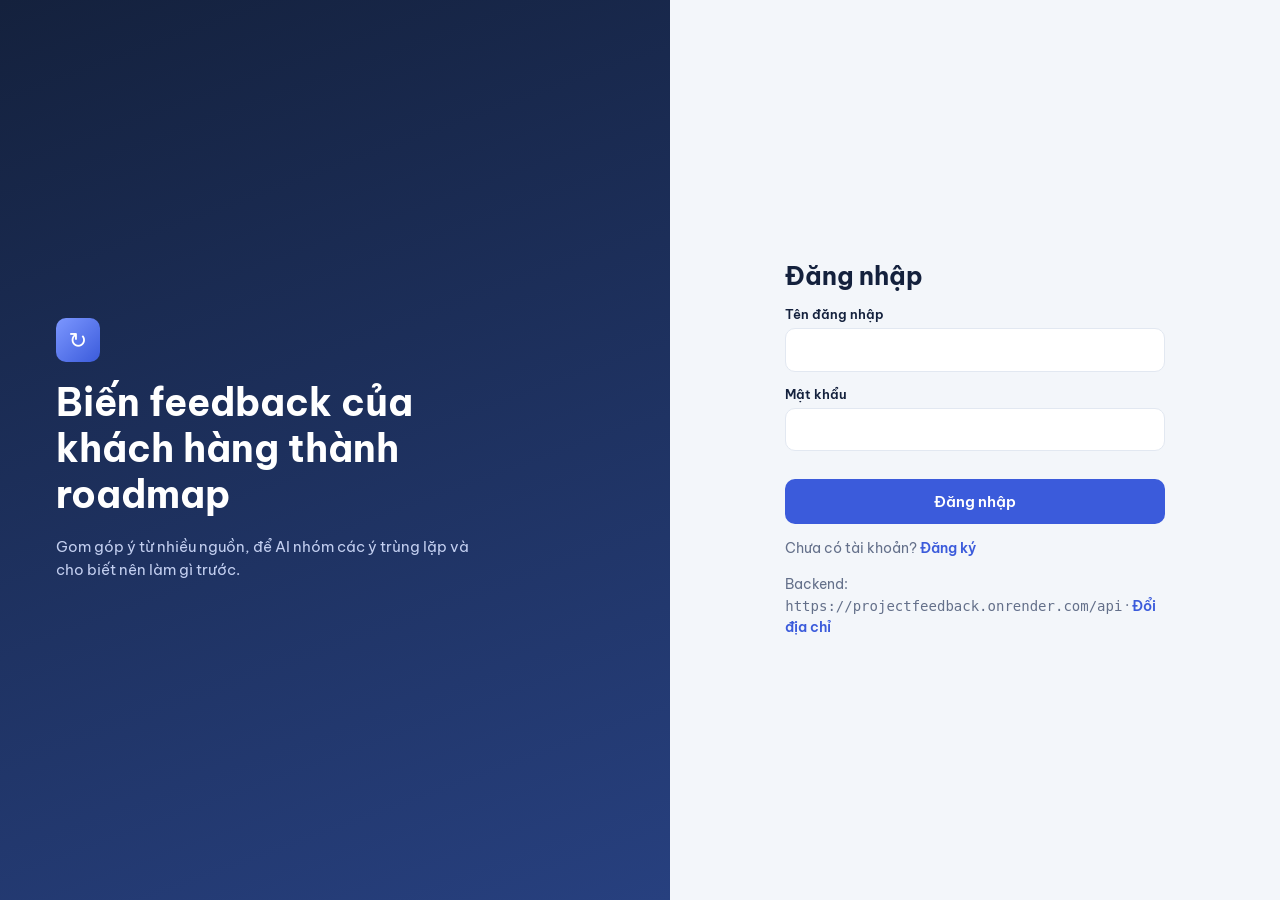
<file: Frontend/index.html>
<!doctype html>
<html lang="vi">
<head>
<meta charset="utf-8">
<meta name="viewport" content="width=device-width,initial-scale=1">
<title>FeedLoop – Quản lý feedback sản phẩm</title>
<link href="https://fonts.googleapis.com/css2?family=Be+Vietnam+Pro:wght@400;500;600;700&display=swap" rel="stylesheet">
    <link rel="stylesheet" href="css/style.css">

</head>

<body>

<div id="auth" class="auth" hidden></div>

<div id="app" class="app" hidden>
    <aside class="side">
        <div class="brand"><span class="logo">↻</span>FeedLoop</div>
        <nav id="nav"></nav>

        <a href="products.html" target="_blank" class="customer-link">
    ↗ Xem trang khách hàng
</a>

        <div class="me">
            <b id="meName"></b>
            <span id="meRole"></span><br>
            <button onclick="logout()">Đăng xuất</button>
        </div>
    </aside>
    <main class="main" id="main"></main>
</div>

<div id="modal" class="modal" hidden></div>

<script src="js/core.js"></script>
<script src="js/feedback.js"></script>
<script src="js/chat.js"></script>
<script src="js/roadmap.js"></script>
<script src="js/ai.js"></script>
<script src="js/app.js"></script>

</body>
</html>
</file>
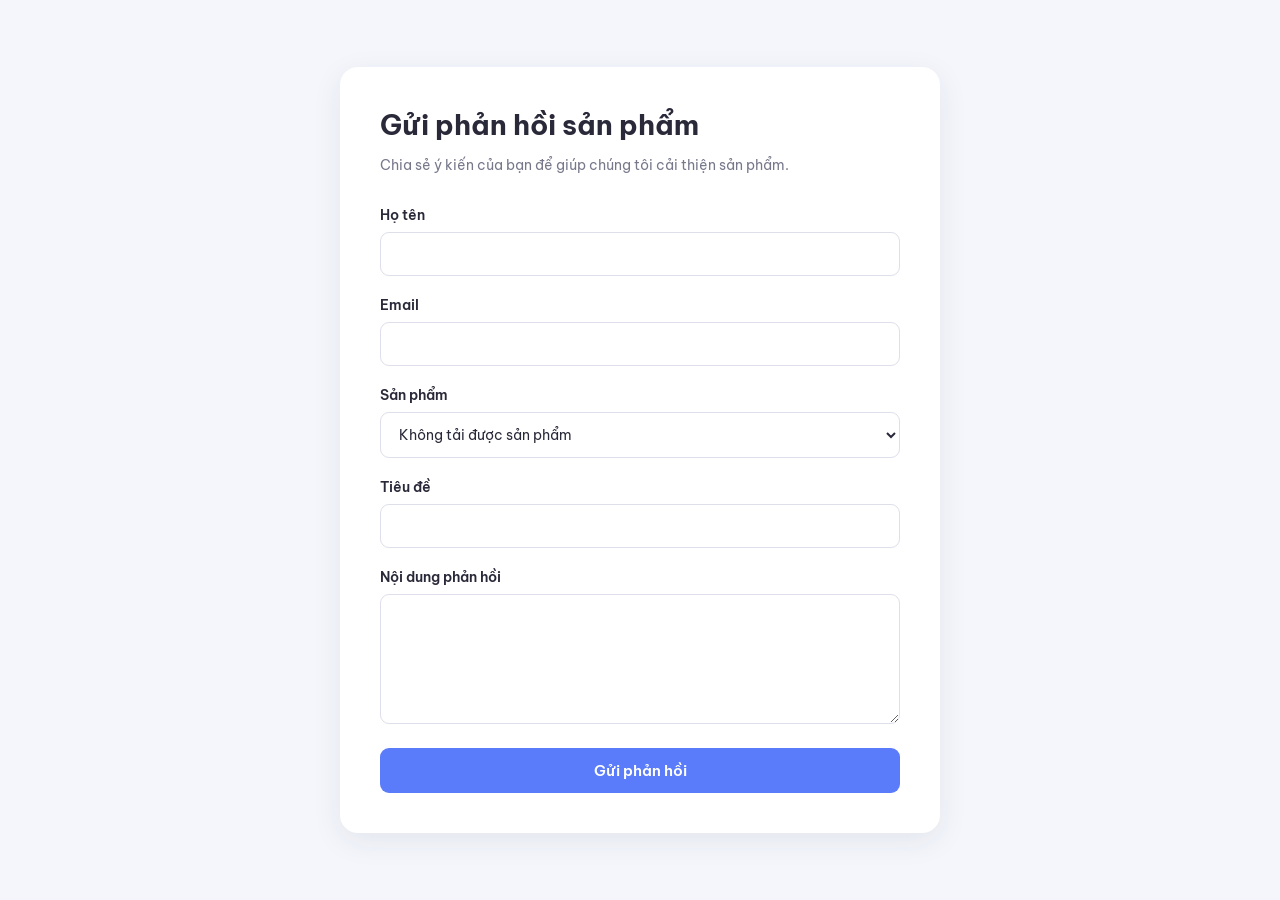
<file: Frontend/form.html>
<!DOCTYPE html>
<html lang="vi">
<head>
    <meta charset="UTF-8">
    <meta name="viewport" content="width=device-width, initial-scale=1.0">
    <link rel="stylesheet" href="css/form.css">
    <link href="https://fonts.googleapis.com/css2?family=Be+Vietnam+Pro:wght@400;500;600;700&display=swap" rel="stylesheet">
    <title>Gửi phản hồi - FeedLoop</title>
</head>
<body>

    <div class="container">
        <h1>Gửi phản hồi sản phẩm</h1>

        <p class="description">
            Chia sẻ ý kiến của bạn để giúp chúng tôi cải thiện sản phẩm.
        </p>

        <form id="feedbackForm">

            <div class="form-group">
                <label>Họ tên</label>
                <input type="text" name="ten_nguoi_gui" required>
            </div>

            <div class="form-group">
                <label>Email</label>
                <input type="email" name="email_nguoi_gui" required>
            </div>

            <div class="form-group">
                <label>Sản phẩm</label>
                <select name="ma_san_pham" id="productSelect" required>
                    <option value="">Đang tải sản phẩm...</option>
                </select>
            </div>

            <div class="form-group">
                <label>Tiêu đề</label>
                <input type="text" name="tieu_de" required>
            </div>

            <div class="form-group">
                <label>Nội dung phản hồi</label>
                <textarea name="noi_dung" required></textarea>
            </div>

            <button type="submit">Gửi phản hồi</button>

        </form>
    </div>

    <script src="js/form.js"></script>
</body>
</html>
</file>
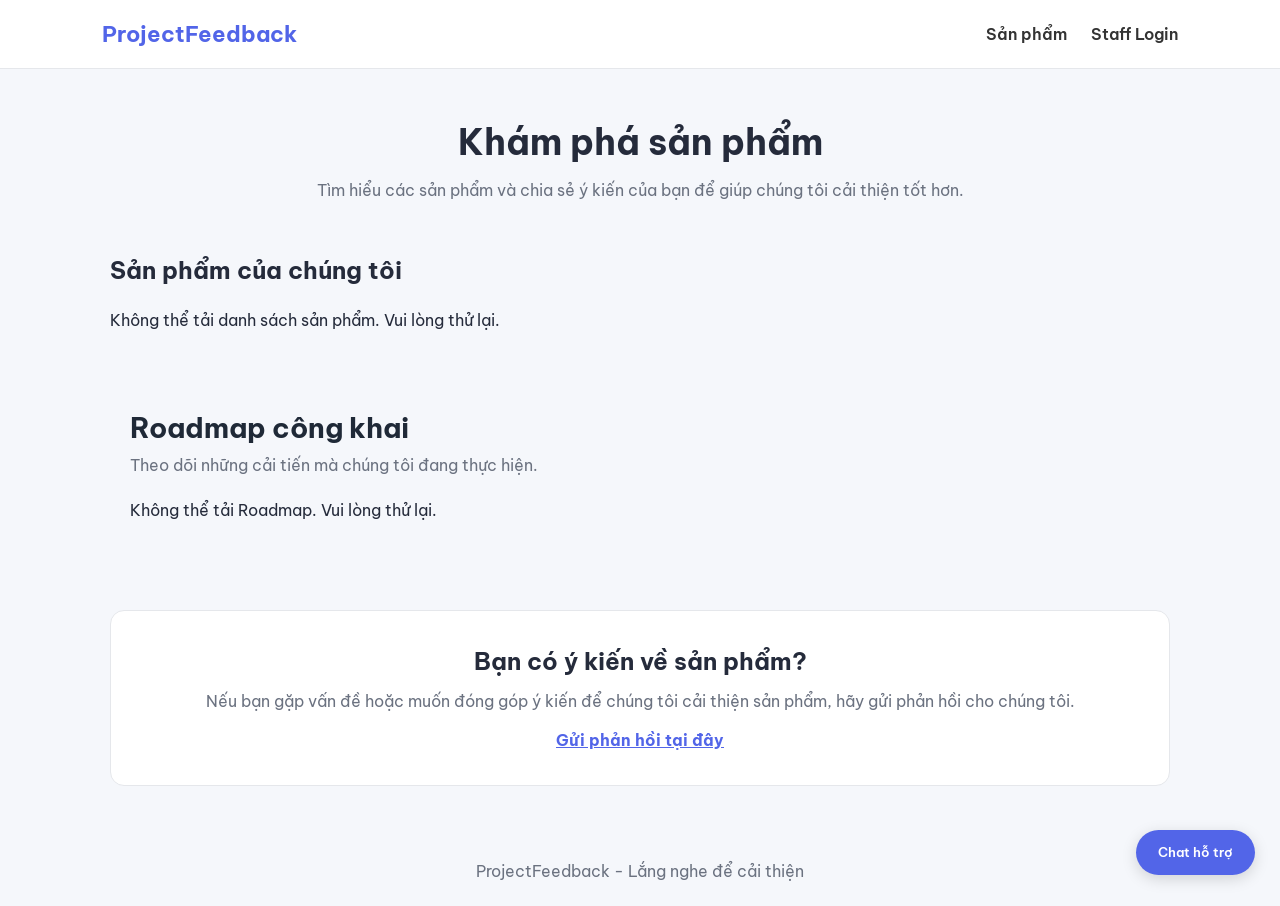
<file: Frontend/products.html>
<!DOCTYPE html>
<html lang="vi">
<head>
    <meta charset="UTF-8">
    <meta name="viewport" content="width=device-width, initial-scale=1.0">

    <title>Sản phẩm - ProjectFeedback</title>

    <link rel="stylesheet" href="css/products.css">

    <link href="https://fonts.googleapis.com/css2?family=Be+Vietnam+Pro:wght@400;500;600;700&display=swap" rel="stylesheet">
</head>
<body>

    <header class="header">
        <div class="logo">ProjectFeedback</div>

        <nav>
            <a href="products.html">Sản phẩm</a>
            <a href="index.html">Staff Login</a>
        </nav>
    </header>

    <main class="container">

        <section class="hero">
            <h1>Khám phá sản phẩm</h1>

            <p>
                Tìm hiểu các sản phẩm và chia sẻ ý kiến
                của bạn để giúp chúng tôi cải thiện tốt hơn.
            </p>
        </section>

        <section class="products-section">
    <h2>Sản phẩm của chúng tôi</h2>

    <div id="productList" class="product-list">
        <p>Đang tải sản phẩm...</p>
    </div>
</section>

<section class="roadmap-section">
    <h2>Roadmap công khai</h2>
    <p>Theo dõi những cải tiến mà chúng tôi đang thực hiện.</p>

    <div id="publicRoadmap" class="public-roadmap">
        <p>Đang tải Roadmap...</p>
    </div>
</section>


<section class="feedback-cta">
    <h2>Bạn có ý kiến về sản phẩm?</h2>

    <p>
        Nếu bạn gặp vấn đề hoặc muốn đóng góp ý kiến
        để chúng tôi cải thiện sản phẩm, hãy gửi phản hồi
        cho chúng tôi.
    </p>

    <a href="form.html">Gửi phản hồi tại đây</a>
</section>

    </main>

    <!-- CHAT WIDGET -->
<div id="chatWidget">

    <button id="chatToggle" type="button">
        Chat hỗ trợ
    </button>

    <div id="chatBox" class="chat-box hidden">

        <div class="chat-header">
            <div>
                <h3>Hỗ trợ khách hàng</h3>
                <span>ProjectFeedback</span>
            </div>

            <button id="chatClose" type="button">×</button>
        </div>

        <!-- FORM BẮT ĐẦU CHAT -->
        <div id="chatStart">

            <p class="chat-welcome">
                Xin chào! Hãy để lại thông tin để chúng tôi hỗ trợ bạn.
            </p>

            <form id="chatStartForm">

                <label for="chatProduct">Sản phẩm</label>
                <select id="chatProduct" required>
                    <option value="">Đang tải sản phẩm...</option>
                </select>

                <label for="chatName">Họ tên</label>
                <input
                    type="text"
                    id="chatName"
                    maxlength="100"
                    required
                    placeholder="Nhập họ tên"
                >

                <label for="chatEmail">Email</label>
                <input
                    type="email"
                    id="chatEmail"
                    required
                    placeholder="Nhập email"
                >

                <label for="chatFirstMessage">Tin nhắn</label>
                <textarea
                    id="chatFirstMessage"
                    required
                    placeholder="Bạn cần hỗ trợ vấn đề gì?"
                ></textarea>

                <button type="submit" id="chatStartButton">
                    Bắt đầu trò chuyện
                </button>

                <p id="chatStartError" class="chat-error"></p>

            </form>
        </div>

        <!-- KHUNG NHẮN TIN -->
        <div id="chatConversation" class="hidden">

            <div id="chatMessages" class="chat-messages"></div>

            <form id="chatMessageForm" class="chat-message-form">

                <input
                    type="text"
                    id="chatMessageInput"
                    placeholder="Nhập tin nhắn..."
                    required
                >

                <button type="submit">Gửi</button>

            </form>

            <p id="chatMessageError" class="chat-error"></p>

        </div>

    </div>

</div>

    <footer>
        ProjectFeedback - Lắng nghe để cải thiện
    </footer>

    <script src="js/products.js"></script>

</body>
</html>
</file>
<file: Frontend/css/style.css>
:root{--bg:#f3f6fa;--ink:#14213d;--mut:#64708a;--line:#e2e8f1;--pri:#3b5bdb;--pri2:#e7ecff;--bad:#d6455d;--r:14px}
*{box-sizing:border-box;margin:0}
[hidden]{display:none!important}
body{font:15px/1.55 'Be Vietnam Pro',system-ui,sans-serif;background:var(--bg);color:var(--ink)}
button,input,select,textarea{font:inherit;color:inherit}
a{color:inherit;text-decoration:none}
:focus-visible{outline:2px solid var(--pri);outline-offset:2px}
h1{font-size:25px;line-height:1.25}
h3{font-size:16px;margin-bottom:12px}
.sub{color:var(--mut);margin:2px 0 20px}
.app{display:grid;grid-template-columns:240px 1fr;min-height:100vh}
.side{background:var(--ink);color:#cdd6ec;padding:22px 14px;display:flex;flex-direction:column;gap:4px;position:sticky;top:0;height:100vh}
.brand{font-weight:700;font-size:20px;color:#fff;padding:0 10px 18px;display:flex;gap:10px;align-items:center}
.logo{width:32px;height:32px;border-radius:10px;background:linear-gradient(135deg,#7c97ff,#3b5bdb);display:grid;place-items:center;font-size:16px}
.side nav a{display:block;padding:10px 12px;border-radius:10px;font-weight:500}
.side nav a:hover{background:#ffffff14}.side nav a.on{background:var(--pri);color:#fff}
.me{margin-top:auto;padding:12px;border-radius:12px;background:#ffffff12;font-size:13px}
.me b{display:block;color:#fff}.me button{margin-top:8px;background:none;border:1px solid #ffffff40;color:#fff;border-radius:8px;padding:4px 10px;cursor:pointer}
.main{padding:30px 36px;max-width:1180px;width:100%}
.top{display:flex;justify-content:space-between;gap:12px;align-items:flex-start;flex-wrap:wrap}
.card{background:#fff;border:1px solid var(--line);border-radius:var(--r);padding:18px}
.grid{display:grid;gap:14px}.g4{grid-template-columns:repeat(auto-fit,minmax(160px,1fr))}.g2{grid-template-columns:repeat(auto-fit,minmax(320px,1fr))}
.stat b{display:block;font-size:30px;line-height:1.1}.stat span{color:var(--mut);font-size:13px}
.btn{border:0;background:var(--pri);color:#fff;padding:9px 16px;border-radius:10px;font-weight:600;cursor:pointer}
.btn:hover{filter:brightness(1.1)}.btn:disabled{opacity:.6;cursor:wait}
.btn.ghost{background:var(--pri2);color:var(--pri)}.btn.bad{background:#fdebee;color:var(--bad)}
input,select,textarea{border:1px solid var(--line);background:#fff;border-radius:10px;padding:9px 12px;width:100%}
label{display:block;font-weight:600;font-size:13px;margin:12px 0 4px}
.bar{display:flex;gap:10px;flex-wrap:wrap;margin-bottom:16px}.bar>*{width:auto;flex:1;min-width:150px}.bar input{flex:2}
.row{display:flex;gap:14px;align-items:center;padding:14px 16px;border-bottom:1px solid var(--line);cursor:pointer}
.row:last-child{border:0}.row:hover{background:#f7f9ff}.row .t{flex:1;min-width:0}.row .t b{display:block}
.row .t span{color:var(--mut);font-size:13px}
.vote{border:1px solid var(--line);background:#fff;border-radius:10px;min-width:56px;padding:6px 8px;text-align:center;cursor:pointer;font-weight:700;line-height:1.25}
.vote small{display:block;font-weight:400;color:var(--mut);font-size:11px}.vote:hover{border-color:var(--pri);color:var(--pri)}
.chip{display:inline-block;padding:2px 10px;border-radius:99px;font-size:12px;font-weight:600;white-space:nowrap}
.tag{display:inline-block;background:#eef1f6;color:var(--mut);padding:2px 9px;border-radius:7px;font-size:12px;margin:0 4px 4px 0}
.tag u{cursor:pointer;margin-left:5px;text-decoration:none}
.hb{display:grid;grid-template-columns:120px 1fr 28px;gap:10px;align-items:center;margin:9px 0;font-size:13px}
.hb i{display:block;height:10px;border-radius:6px;min-width:3px}.hb em{font-style:normal;text-align:right;font-weight:600}
.mini{display:flex;gap:10px;padding:8px 0;border-bottom:1px solid var(--line)}.mini:last-child{border:0}.mini b{color:var(--pri);min-width:26px}
.split{display:grid;grid-template-columns:minmax(0,1fr) 290px;gap:14px;margin-top:12px}
.body{white-space:pre-wrap;margin:14px 0}
.back{color:var(--pri);font-weight:600}
.kan{display:grid;grid-template-columns:repeat(auto-fit,minmax(240px,1fr));gap:14px;align-items:start}
.col{background:#e8edf6;border-radius:var(--r);padding:12px}.col h3{margin:0 0 4px;display:flex;justify-content:space-between}
.kc{background:#fff;border:1px solid var(--line);border-radius:10px;padding:12px;margin-top:10px;display:block}
.kc small{color:var(--mut)}
.seg{display:inline-flex;background:#e8edf6;border-radius:10px;padding:3px;margin-bottom:16px}
.seg button{border:0;background:none;padding:7px 16px;border-radius:8px;cursor:pointer;font-weight:600;color:var(--mut)}
.seg button.on{background:#fff;color:var(--ink);box-shadow:0 1px 3px #0001}
table{width:100%;border-collapse:collapse}td,th{padding:10px 12px;border-bottom:1px solid var(--line);text-align:left;font-size:14px}
th{color:var(--mut);font-weight:600;font-size:13px}td select{width:auto}
.empty{color:var(--mut);padding:24px;text-align:center}
.auth{display:grid;grid-template-columns:1.1fr 1fr;min-height:100vh}
.hero{background:linear-gradient(160deg,#14213d,#27407f);color:#fff;padding:56px;display:flex;flex-direction:column;justify-content:center;gap:18px}
.hero h2{font-size:38px;line-height:1.2;max-width:460px}.hero p{color:#c3cff0;max-width:420px}
.form{display:grid;place-items:center;padding:30px}.form form{width:min(380px,100%)}
.form .btn{width:100%;margin-top:18px;padding:11px}.form p{margin-top:14px;color:var(--mut);font-size:14px}.form a{color:var(--pri);font-weight:600;cursor:pointer}
.err{color:var(--bad);font-size:14px;margin-top:10px}
.modal{position:fixed;inset:0;background:#14213d99;display:grid;place-items:center;padding:16px;z-index:9}
.modal .card{width:min(540px,100%);max-height:92vh;overflow:auto}
.toast{position:fixed;bottom:22px;left:50%;transform:translateX(-50%);background:var(--ink);color:#fff;padding:11px 20px;border-radius:12px;z-index:20}
.toast.bad{background:var(--bad)}
@media(max-width:820px){
.app{grid-template-columns:1fr}.side{position:static;height:auto;flex-direction:row;flex-wrap:wrap;align-items:center;padding:12px}
.brand{padding:0 8px 0 0}.side nav{display:flex;gap:2px;overflow:auto;flex:1}.side nav a{white-space:nowrap;padding:8px 10px}.me{display:none}
.main{padding:20px 16px}.split{grid-template-columns:1fr}.auth{grid-template-columns:1fr}.hero{padding:30px}.hero h2{font-size:28px}
}
@media(prefers-reduced-motion:reduce){*{transition:none!important}}

.customer-link {
    display: block;
    margin-top: 16px;
    padding: 11px 14px;
    border: 1px solid rgba(255,255,255,.2);
    border-radius: 10px;
    color: #fff;
    text-decoration: none;
    font-weight: 600;
    text-align: center;
}

.customer-link:hover {
    background: rgba(255,255,255,.1);
}

/* Thu gọn khung nhập tin nhắn Chat */
.chat-reply-form {
    display: flex;
    align-items: center;
    gap: 8px;
    padding: 10px 0 0;
}

.chat-reply-form input {
    flex: 1;
    height: 42px;
    padding: 8px 12px;
    font-size: 14px;
    border-radius: 9px;
}

.chat-reply-form .btn {
    width: auto;
    height: 42px;
    padding: 0 18px;
    font-size: 14px;
    border-radius: 9px;
    white-space: nowrap;
}

/* Khu vực hiển thị tin nhắn */
.chat-message-area {
    display: flex;
    flex-direction: column;
    gap: 12px;
    height: 480px;
    overflow-y: auto;
    padding: 16px;
}

/* Mỗi tin nhắn */
.chat-message {
    display: flex;
    width: 100%;
}

/* Khách hàng bên trái */
.chat-message.customer {
    justify-content: flex-start;
}

/* CS bên phải */
.chat-message.cs {
    justify-content: flex-end;
}

/* Bong bóng tin nhắn */
.chat-bubble {
    max-width: 70%;
    padding: 10px 14px;
    border-radius: 14px;
    overflow-wrap: anywhere;
}

.chat-message.customer .chat-bubble {
    background: #f0f1f5;
    color: var(--ink);
    border-bottom-left-radius: 4px;
}

.chat-message.cs .chat-bubble {
    background: var(--pri);
    color: #fff;
    border-bottom-right-radius: 4px;
}

.chat-bubble small,
.chat-bubble time {
    display: block;
    font-size: 11px;
    opacity: .75;
}

.chat-bubble p {
    margin: 5px 0;
    white-space: pre-wrap;
}
</file>
<file: Frontend/css/form.css>
* {
    margin: 0;
    padding: 0;
    box-sizing: border-box;
}

body {
    font-family: 'Be Vietnam Pro', Arial, sans-serif;
    background: #f4f6fc;
    min-height: 100vh;
    display: flex;
    justify-content: center;
    align-items: center;
    padding: 30px 15px;
    color: #292939;
}

.container {
    width: 100%;
    max-width: 600px;
    background: #ffffff;
    padding: 40px;
    border-radius: 18px;
    box-shadow: 0 8px 30px rgba(41, 41, 57, 0.08);
}

h1 {
    font-size: 28px;
    margin-bottom: 12px;
    color: #292939;
}

.description {
    color: #77798b;
    font-size: 14px;
    line-height: 1.6;
    margin-bottom: 30px;
}

.form-group {
    margin-bottom: 20px;
}

label {
    display: block;
    font-size: 14px;
    font-weight: 600;
    margin-bottom: 8px;
}

input,
select,
textarea {
    width: 100%;
    padding: 12px 14px;
    border: 1px solid #dedfea;
    border-radius: 9px;
    outline: none;
    font-family: inherit;
    font-size: 14px;
    background: #fff;
    color: #292939;
    transition: 0.2s;
}

input:focus,
select:focus,
textarea:focus {
    border-color: #5b7cfa;
    box-shadow: 0 0 0 3px rgba(91, 124, 250, 0.12);
}

textarea {
    min-height: 130px;
    resize: vertical;
}

button {
    width: 100%;
    padding: 13px;
    border: none;
    border-radius: 9px;
    background: #5b7cfa;
    color: white;
    font-size: 15px;
    font-weight: 600;
    font-family: inherit;
    cursor: pointer;
    transition: 0.2s;
}

button:hover {
    background: #4565e8;
    transform: translateY(-1px);
}

@media (max-width: 500px) {
    .container {
        padding: 25px 20px;
    }

    h1 {
        font-size: 23px;
    }
}
</file>
<file: Frontend/css/products.css>
* {
    margin: 0;
    padding: 0;
    box-sizing: border-box;
}

body {
    font-family: 'Be Vietnam Pro', sans-serif;
    background: #f5f7fb;
    color: #252b3b;
}

.header {
    display: flex;
    justify-content: space-between;
    align-items: center;
    padding: 20px 8%;
    background: white;
    border-bottom: 1px solid #e5e7eb;
}

.logo {
    font-size: 22px;
    font-weight: 700;
    color: #5265e8;
}

nav {
    display: flex;
    gap: 24px;
}

nav a {
    text-decoration: none;
    color: #333;
    font-weight: 600;
}

.container {
    max-width: 1100px;
    margin: 0 auto;
    padding: 50px 20px;
}

.hero {
    text-align: center;
    margin-bottom: 55px;
}

.hero h1 {
    font-size: 36px;
    margin-bottom: 15px;
}

.hero p {
    color: #6b7280;
}

.products-section h2 {
    margin-bottom: 25px;
}

.product-list {
    display: grid;
    grid-template-columns: repeat(auto-fit, minmax(250px, 1fr));
    gap: 24px;
}

.product-card {
    background: white;
    padding: 28px;
    border-radius: 14px;
    border: 1px solid #e5e7eb;
    box-shadow: 0 4px 12px rgba(0,0,0,0.04);
}

.product-card h3 {
    margin-bottom: 12px;
}

.product-card p {
    color: #6b7280;
    margin-bottom: 22px;
}

.product-card a {
    display: inline-block;
    padding: 11px 18px;
    background: #5265e8;
    color: white;
    text-decoration: none;
    border-radius: 8px;
    font-weight: 600;
}

.product-card a:hover {
    background: #4052cf;
}

footer {
    text-align: center;
    padding: 25px;
    color: #6b7280;
}

.feedback-cta {
    margin-top: 60px;
    padding: 35px 20px;
    text-align: center;
    background: white;
    border: 1px solid #e5e7eb;
    border-radius: 14px;
}

.feedback-cta h2 {
    margin-bottom: 12px;
}

.feedback-cta p {
    color: #6b7280;
    margin-bottom: 15px;
    line-height: 1.7;
}

.feedback-cta a {
    color: #5265e8;
    font-weight: 700;
    text-decoration: underline;
    cursor: pointer;
}

.feedback-cta a:hover {
    color: #4052cf;
}

/* =========================================================
   CHAT WIDGET
========================================================= */

#chatWidget {
    position: fixed;
    right: 25px;
    bottom: 25px;
    z-index: 999;
}

#chatToggle {
    padding: 14px 22px;
    border: none;
    border-radius: 30px;
    background: #5265e8;
    color: white;
    font-family: inherit;
    font-weight: 600;
    cursor: pointer;
    box-shadow: 0 4px 15px rgba(0,0,0,0.15);
}

#chatToggle:hover {
    background: #4052cf;
}

.chat-box {
    position: absolute;
    right: 0;
    bottom: 65px;
    width: 350px;
    height: 480px;
    background: white;
    border-radius: 14px;
    border: 1px solid #e5e7eb;
    box-shadow: 0 8px 30px rgba(0,0,0,0.15);
    overflow: hidden;
    display: flex;
    flex-direction: column;
}

.hidden {
    display: none !important;
}

.chat-header {
    display: flex;
    justify-content: space-between;
    align-items: center;
    padding: 16px;
    background: #5265e8;
    color: white;
}

.chat-header h3 {
    font-size: 16px;
}

.chat-header span {
    font-size: 12px;
    opacity: 0.85;
}

#chatClose {
    border: none;
    background: none;
    color: white;
    font-size: 25px;
    cursor: pointer;
}

#chatStart {
    padding: 18px;
    overflow-y: auto;
}

.chat-welcome {
    margin-bottom: 16px;
    color: #6b7280;
    font-size: 13px;
}

#chatStartForm {
    display: flex;
    flex-direction: column;
    gap: 8px;
}

#chatStartForm label {
    font-size: 13px;
    font-weight: 600;
}

#chatStartForm input,
#chatStartForm select,
#chatStartForm textarea {
    width: 100%;
    padding: 10px;
    border: 1px solid #d1d5db;
    border-radius: 7px;
    font-family: inherit;
    font-size: 13px;
}

#chatStartForm textarea {
    height: 65px;
    resize: vertical;
}

#chatStartButton {
    margin-top: 8px;
    padding: 11px;
    border: none;
    border-radius: 7px;
    background: #5265e8;
    color: white;
    font-family: inherit;
    font-weight: 600;
    cursor: pointer;
}

.chat-messages {
    flex: 1;
    padding: 15px;
    overflow-y: auto;
    display: flex;
    flex-direction: column;
    gap: 12px;
}

.chat-message {
    max-width: 85%;
    padding: 10px 12px;
    border-radius: 12px;
    font-size: 13px;
    line-height: 1.5;
    overflow-wrap: anywhere;
}

.chat-message.customer {
    align-self: flex-end;
    background: #5265e8;
    color: white;
}

.chat-message.cs {
    align-self: flex-start;
    background: #f0f2f7;
    color: #252b3b;
}

.chat-message time {
    display: block;
    margin-top: 5px;
    font-size: 10px;
    opacity: 0.7;
}

.chat-message-form {
    display: flex;
    gap: 8px;
    padding: 12px;
    border-top: 1px solid #e5e7eb;
}

.chat-message-form input {
    flex: 1;
    min-width: 0;
    padding: 10px;
    border: 1px solid #d1d5db;
    border-radius: 7px;
    font-family: inherit;
}

.chat-message-form button {
    padding: 0 14px;
    border: none;
    border-radius: 7px;
    background: #5265e8;
    color: white;
    cursor: pointer;
}

.chat-error {
    padding: 0 15px 10px;
    color: #dc2626;
    font-size: 12px;
}

@media (max-width: 420px) {
    .chat-box {
        position: fixed;
        right: 10px;
        bottom: 85px;
        width: calc(100vw - 20px);
        height: min(480px, 70vh);
    }
}

/* Khung chat */
.chat-box {
    display: flex;
    flex-direction: column;
    height: 600px;
    max-height: 85vh;
    overflow: hidden;
}

/* Khu vực trò chuyện */
#chatConversation {
    display: flex;
    flex: 1;
    flex-direction: column;
    min-height: 0;
    overflow: hidden;
}

/* Danh sách tin nhắn */
.chat-messages {
    flex: 1;
    min-height: 0;
    overflow-y: auto;
    overflow-x: hidden;
    padding: 12px 16px;
    scroll-behavior: smooth;
}

/* Thanh nhập tin nhắn luôn nằm dưới */
.chat-message-form {
    flex-shrink: 0;
}


/* =========================================================
   ROADMAP CÔNG KHAI
========================================================= */

.roadmap-section {
    margin: 50px auto;
    padding: 30px 20px;
    max-width: 1200px;
}

.roadmap-section h2 {
    font-size: 28px;
    margin-bottom: 10px;
    color: #1f2937;
}

.roadmap-section > p {
    color: #6b7280;
    margin-bottom: 25px;
}

.public-roadmap-grid {
    display: grid;
    grid-template-columns: repeat(3, minmax(0, 1fr));
    gap: 20px;
    align-items: start;
}

.public-roadmap-column {
    background: #f8fafc;
    border: 1px solid #e5e7eb;
    border-radius: 12px;
    padding: 18px;
    min-height: 180px;
}

.public-roadmap-column h3 {
    font-size: 17px;
    margin: 0 0 16px;
    color: #374151;
    padding-bottom: 12px;
    border-bottom: 1px solid #e5e7eb;
}

.public-roadmap-card {
    background: #ffffff;
    border: 1px solid #e5e7eb;
    border-radius: 9px;
    padding: 14px;
    margin-bottom: 12px;
    box-shadow: 0 2px 5px rgba(0, 0, 0, 0.04);
}

.public-roadmap-card b {
    display: block;
    color: #1f2937;
    font-size: 15px;
    margin-bottom: 8px;
    overflow-wrap: anywhere;
}

.public-roadmap-card p {
    margin: 0;
    color: #6b7280;
    font-size: 13px;
}

/* Responsive */
@media (max-width: 768px) {
    .public-roadmap-grid {
        grid-template-columns: 1fr;
    }

    .roadmap-section {
        padding: 25px 15px;
    }
}
</file>
